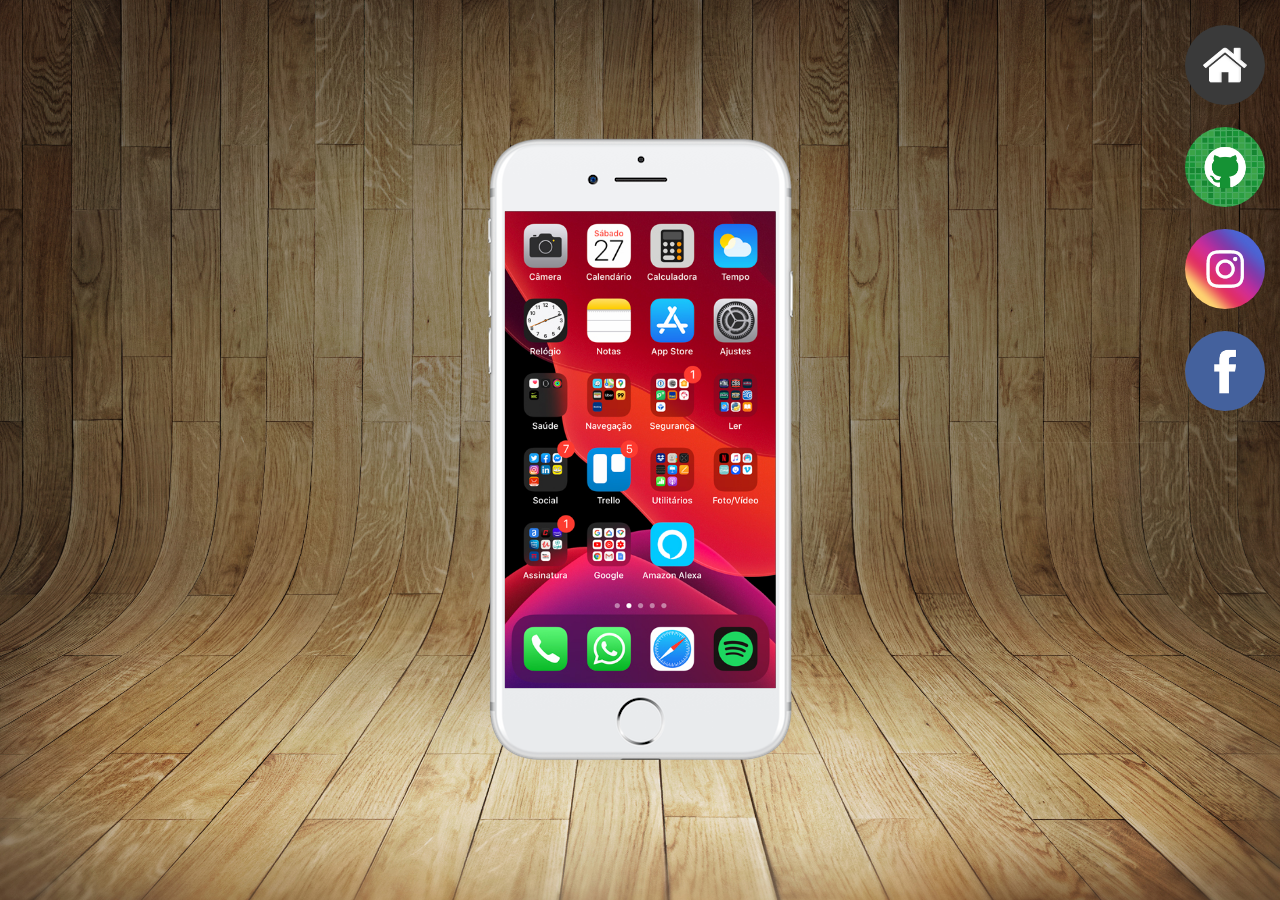
<file: index.html>
<!DOCTYPE html>
<html lang="pt-BR">
<head>
    <meta charset="UTF-8">
    <meta http-equiv="X-UA-Compatible" content="IE=edge">
    <meta name="viewport" content="width=device-width, initial-scale=1.0">
    <title>Document</title>
    <link rel="stylesheet" href="fonts/style.css">
    <link rel="shortcut icon" href="imagens/favicon/favicon.ico" type="image/x-icon">
</head>
<body class="grid">
    <!-- cabeçalho -->
    <header class="cabecalho">
        <nav>
            <ul class="lista-nav" type="none">
                <li>
                    <a href="parciais/home.html" target="tela">
                        <img src="imagens/logo-home.jpg" alt="logo home" class="img-menu">
                    </a>
                </li>
                <li> 
                    <a href="parciais/github.html" target="tela">
                        <img src="imagens/logo-github.jpg" alt="logo github" class="img-menu">
                    </a>
                </li>
                <li> 
                    <a href="parciais/instagram.html" target="tela">
                        <img src="imagens/logo-instagram.jpg" alt="logo instagram" class="img-menu">
                    </a>
                </li>
                <li> 
                    <a href="parciais/facebook.html" target="tela">
                        <img src="imagens/logo-facebook.jpg" alt="logo facebook" class="img-menu">
                    </a>
                </li>
            </ul>
        </nav>
    </header>

    <!-- conteúdo -->
    <main class="conteudo">
            <div class="container-iframe">
                <iframe class="conteudo-iframe" src="parciais/home.html" name="tela" frameborder="0">
                    <p>Seu navegador não é compatível com este conteúdo</p>
                </iframe>
                <img class="img-frame" src="imagens/frame-iphone.png" alt="imagem de um telefone">
            </div>
    </main>   
</body>
</html>
</file>
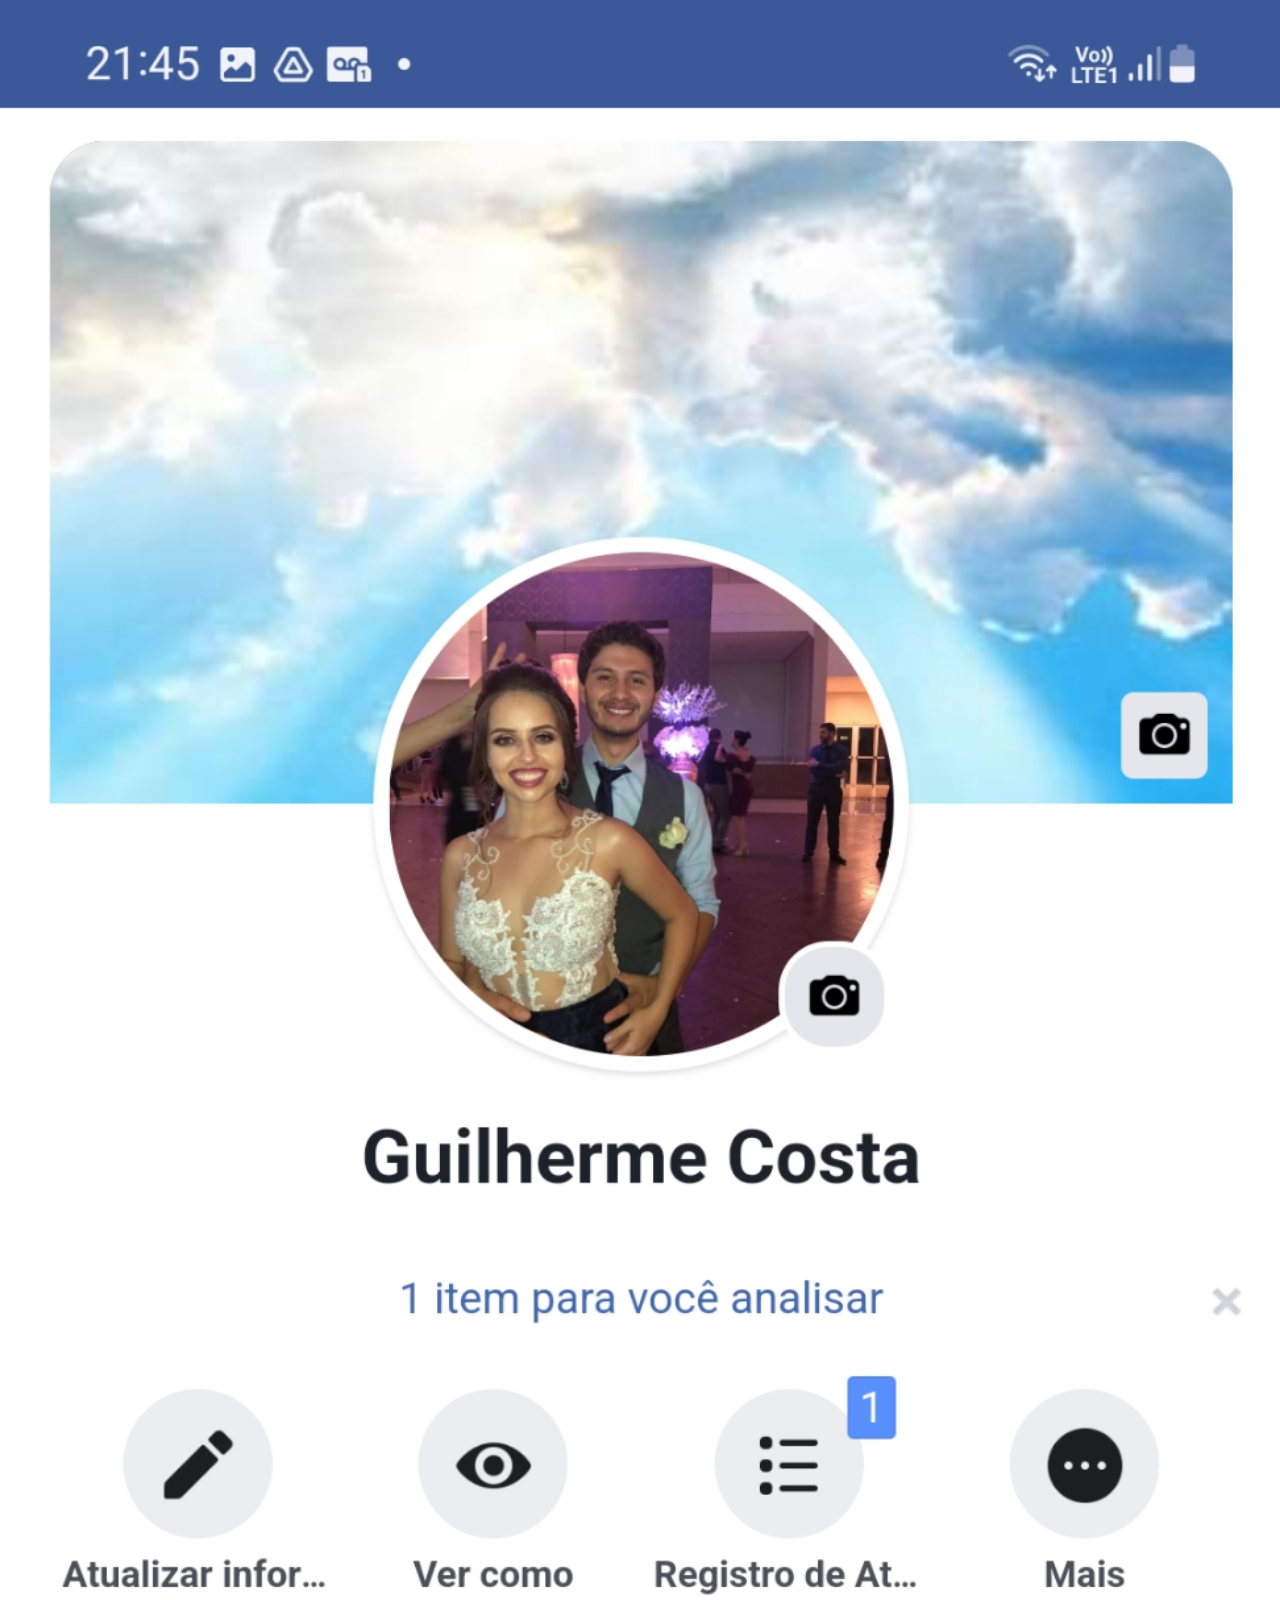
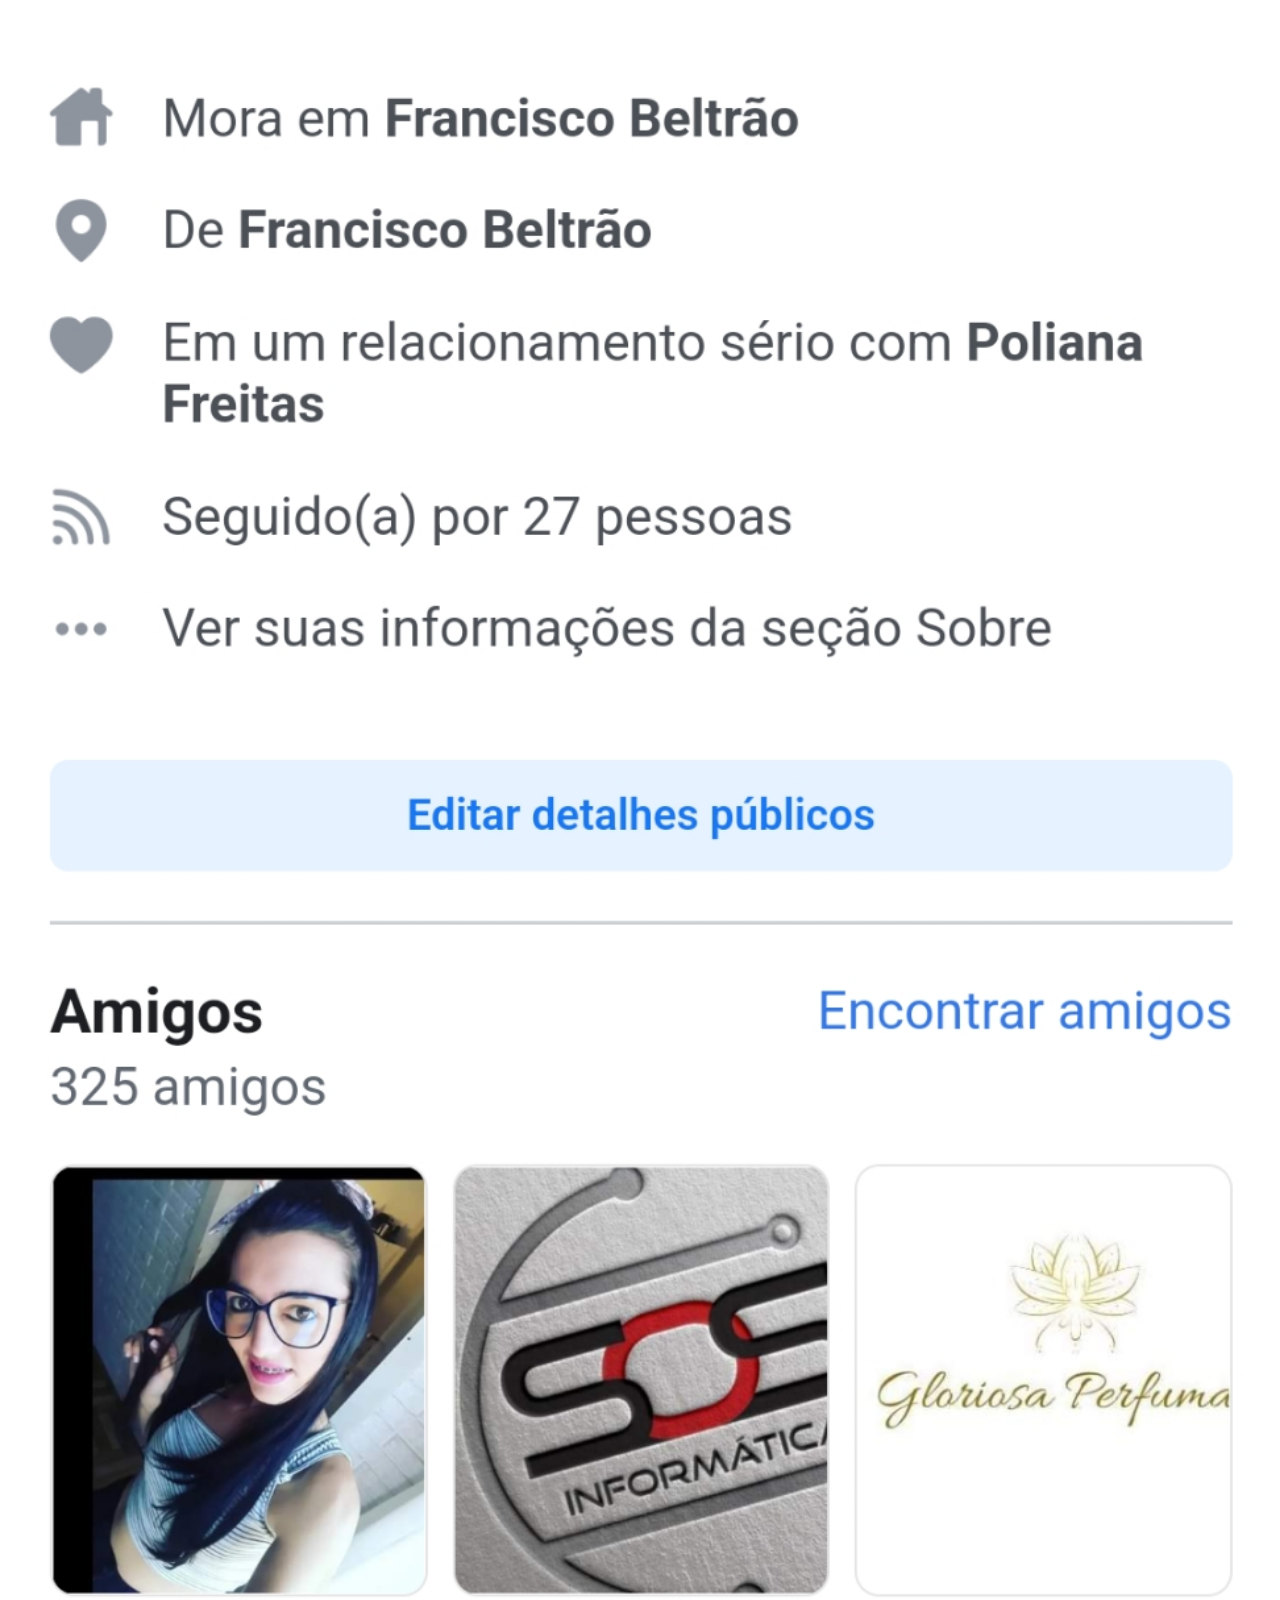
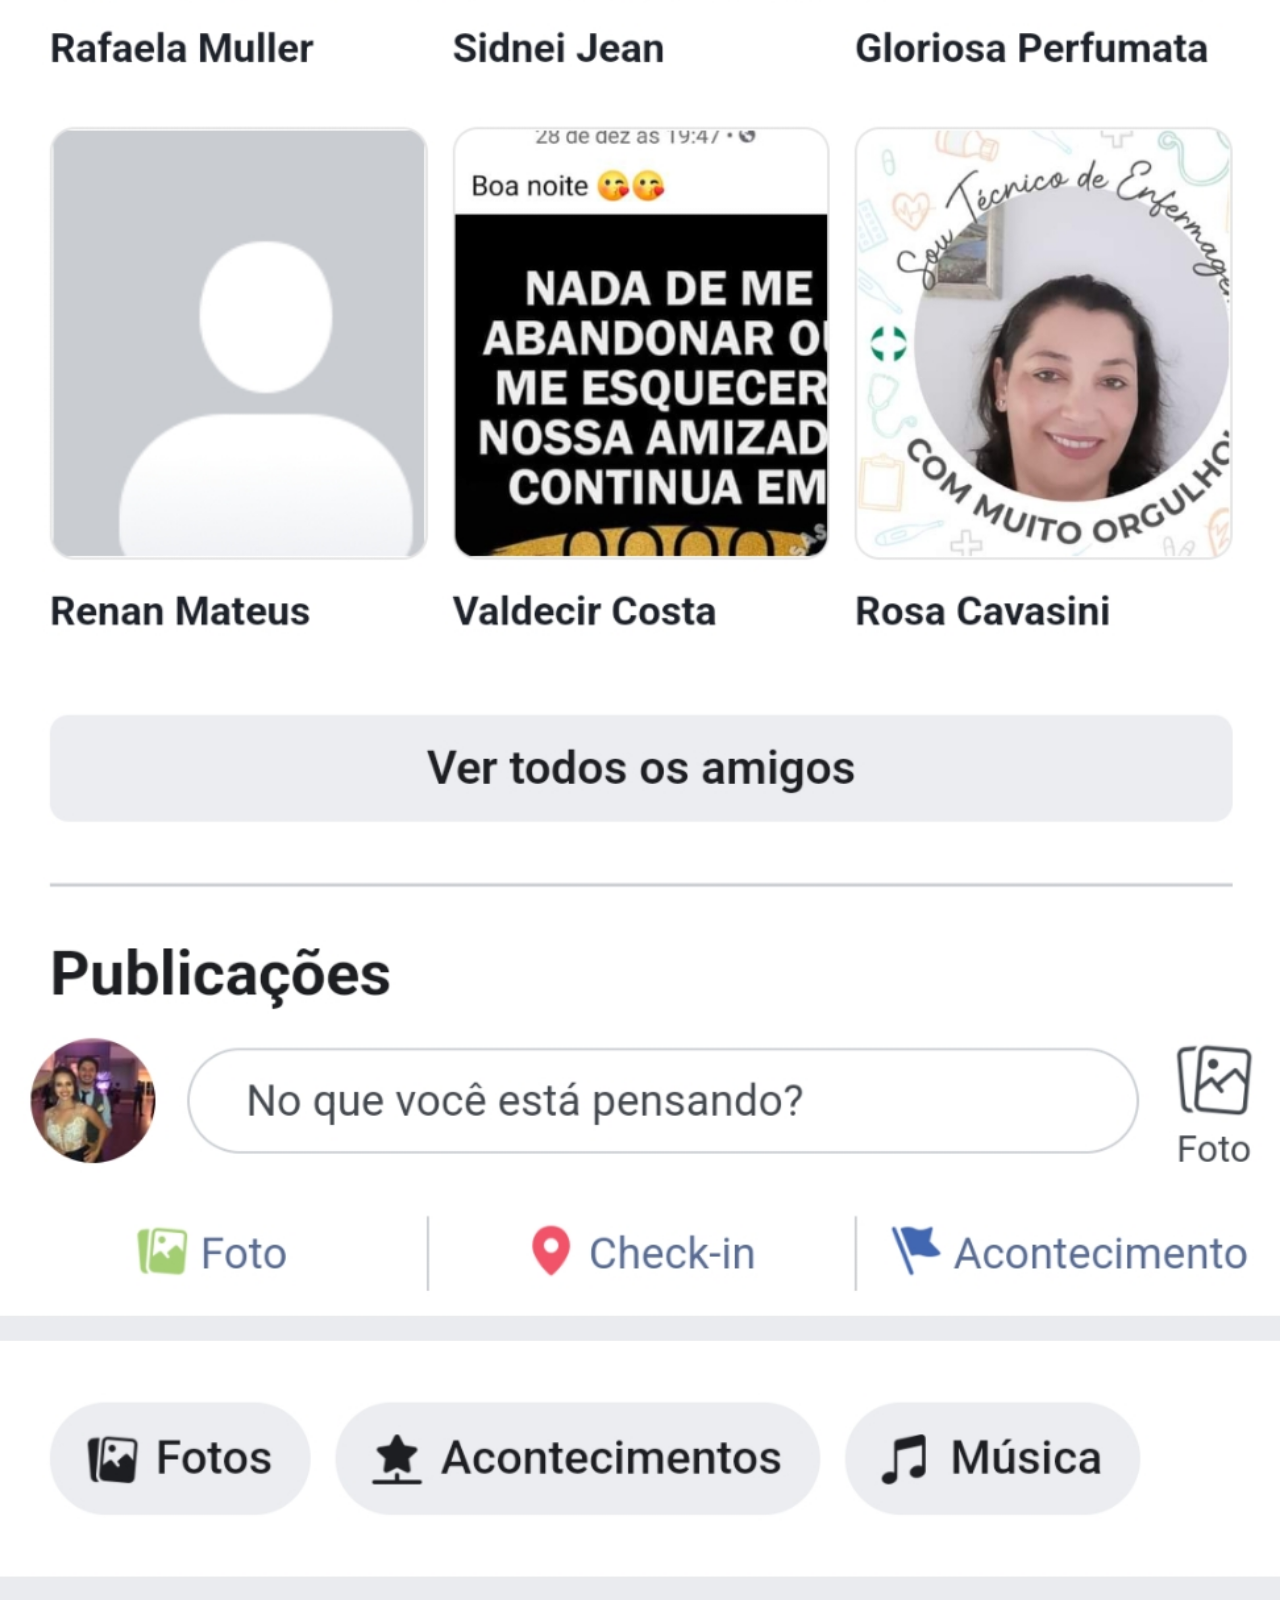
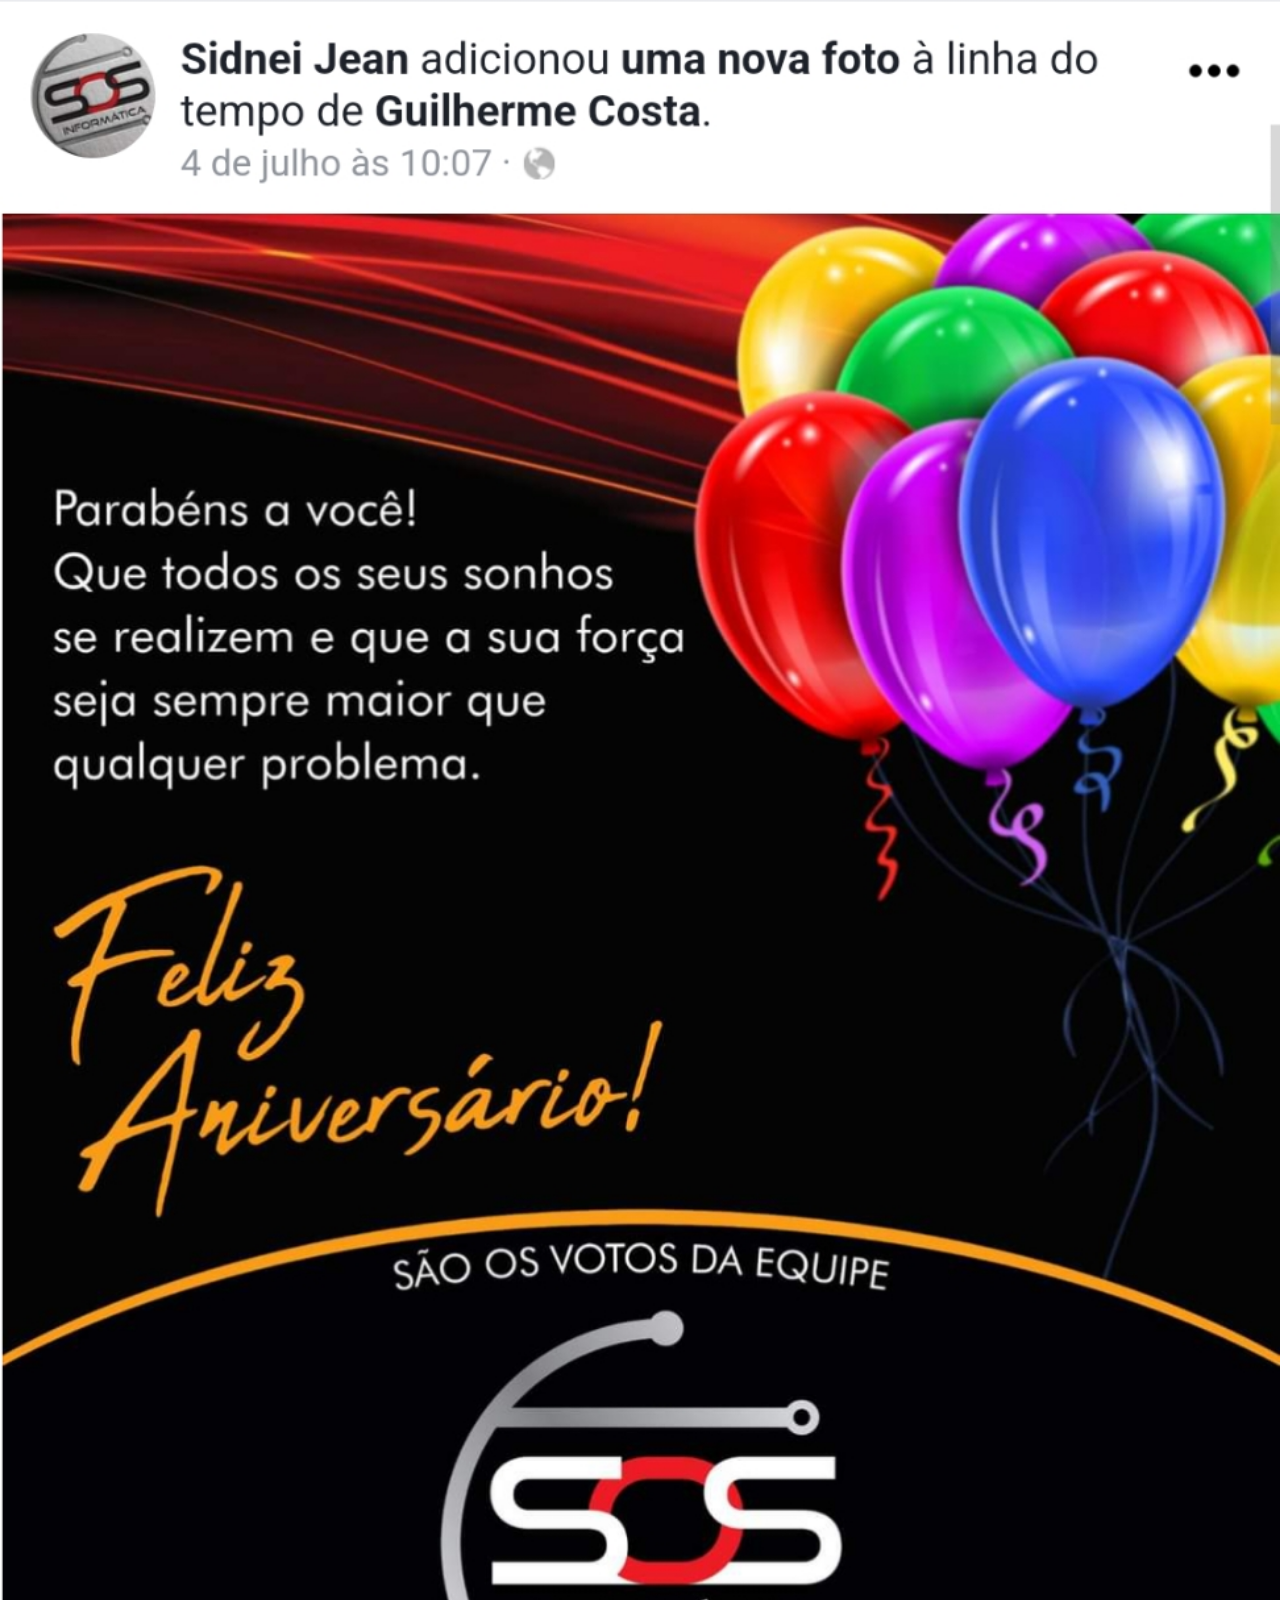
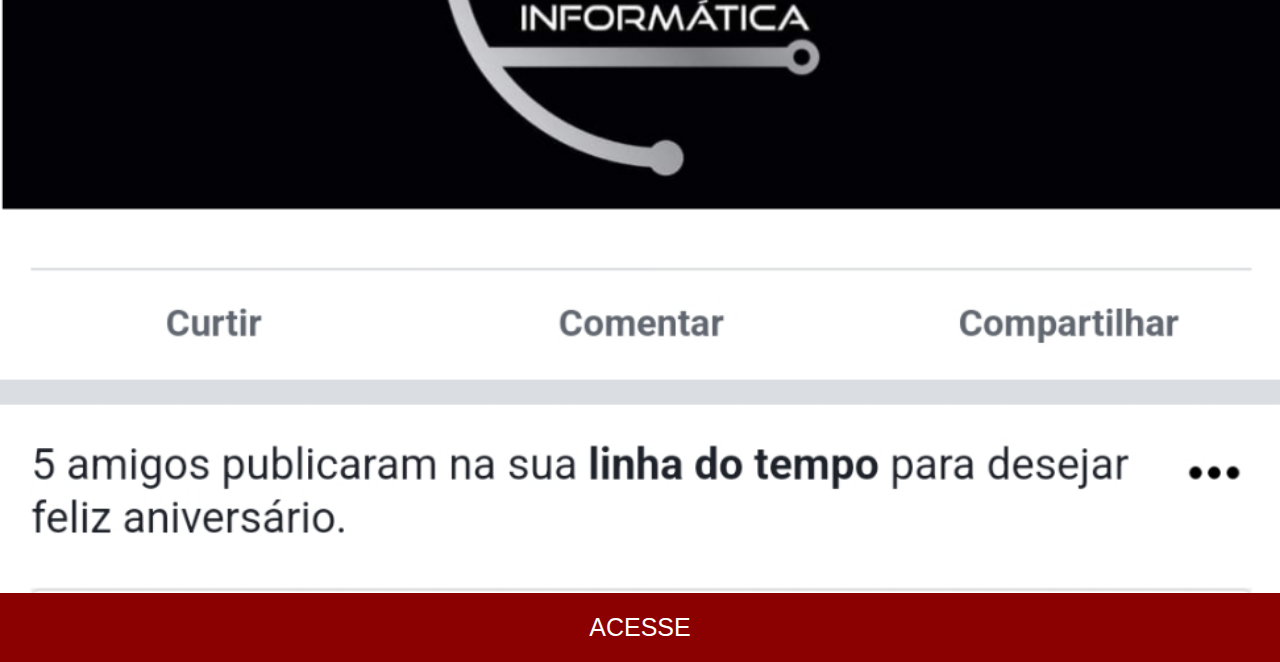
<file: parciais/facebook.html>
<!DOCTYPE html>
<html lang="pt-BR">
<head>
    <meta charset="UTF-8">
    <meta http-equiv="X-UA-Compatible" content="IE=edge">
    <meta name="viewport" content="width=device-width, initial-scale=1.0">
    <title>Facebook</title>
    <link rel="stylesheet" href="../fonts/social.css">
</head>
<body>
    <img src="../imagens/tela-facebook.jpg" alt="tela facebook">
    <a href="https://www.facebook.com/guilhermecosta192/" target="_blank">ACESSE</a>
</body>
</html>
</file>
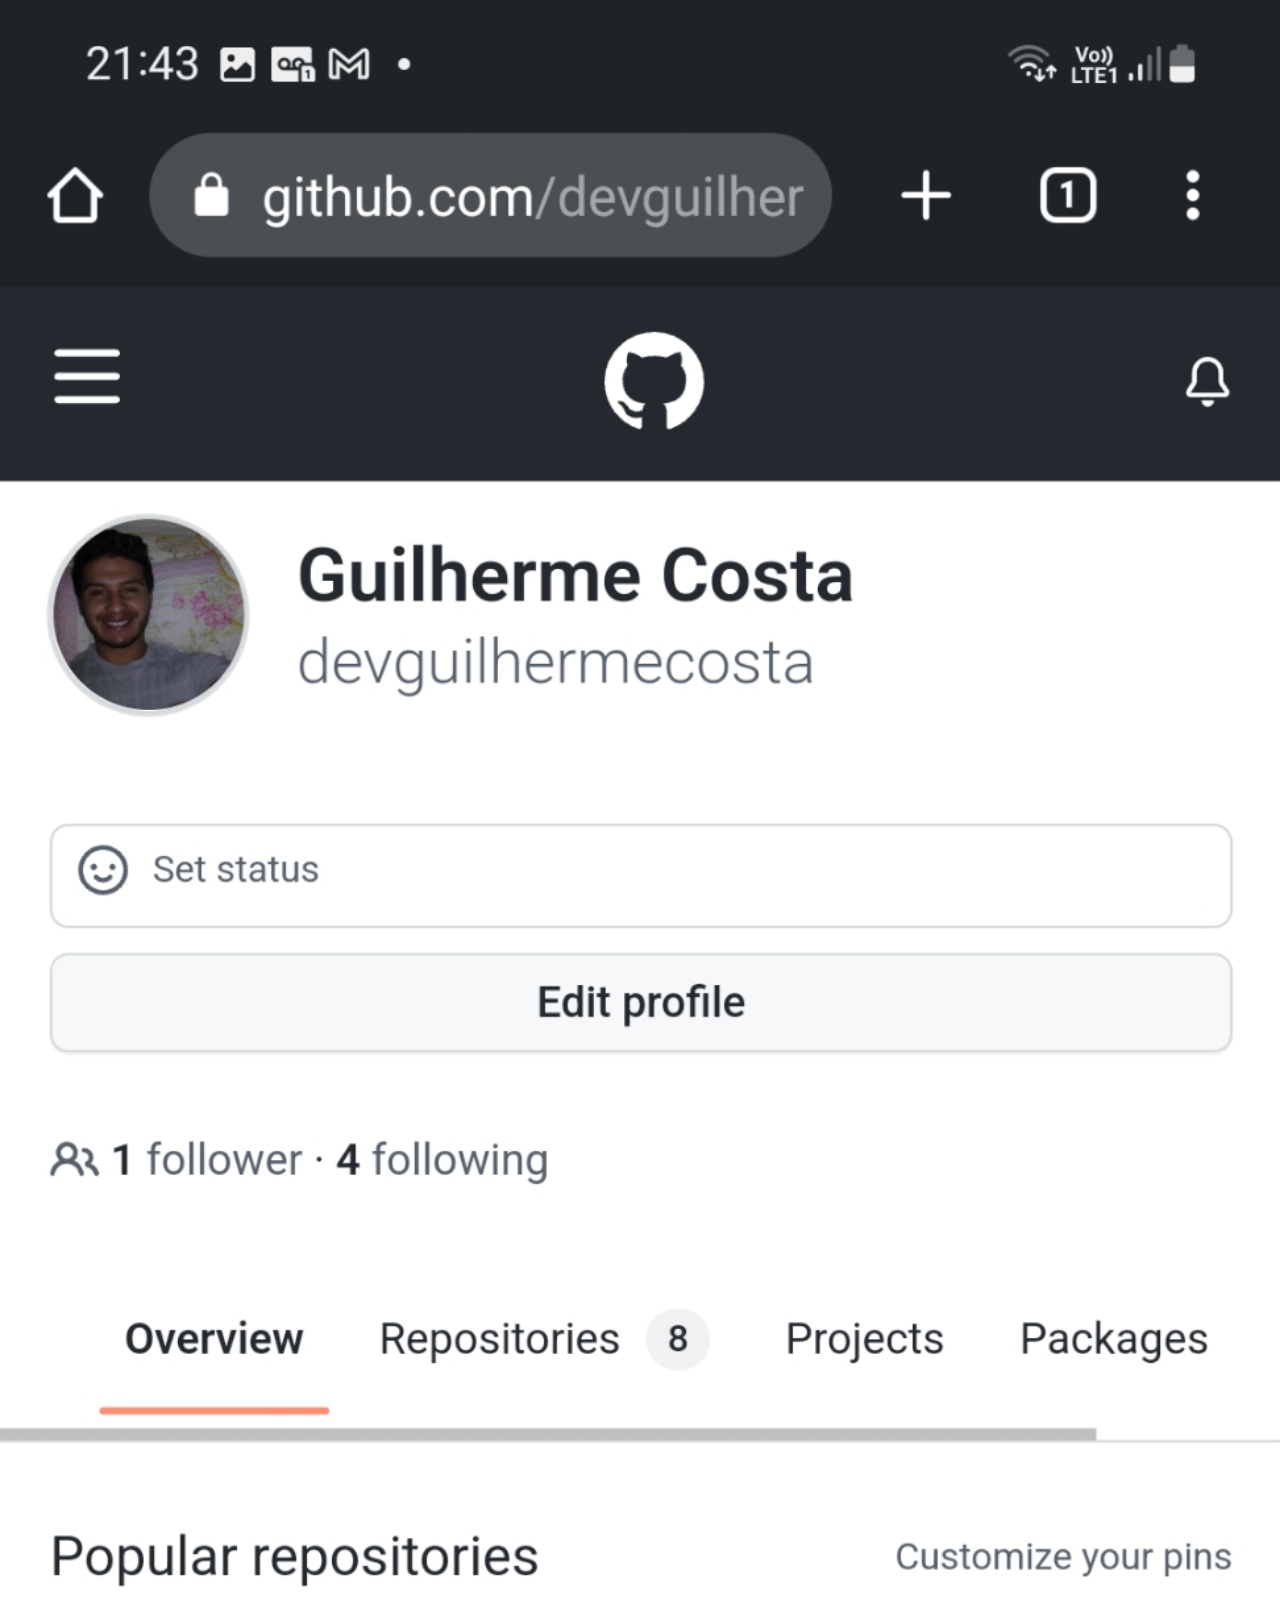
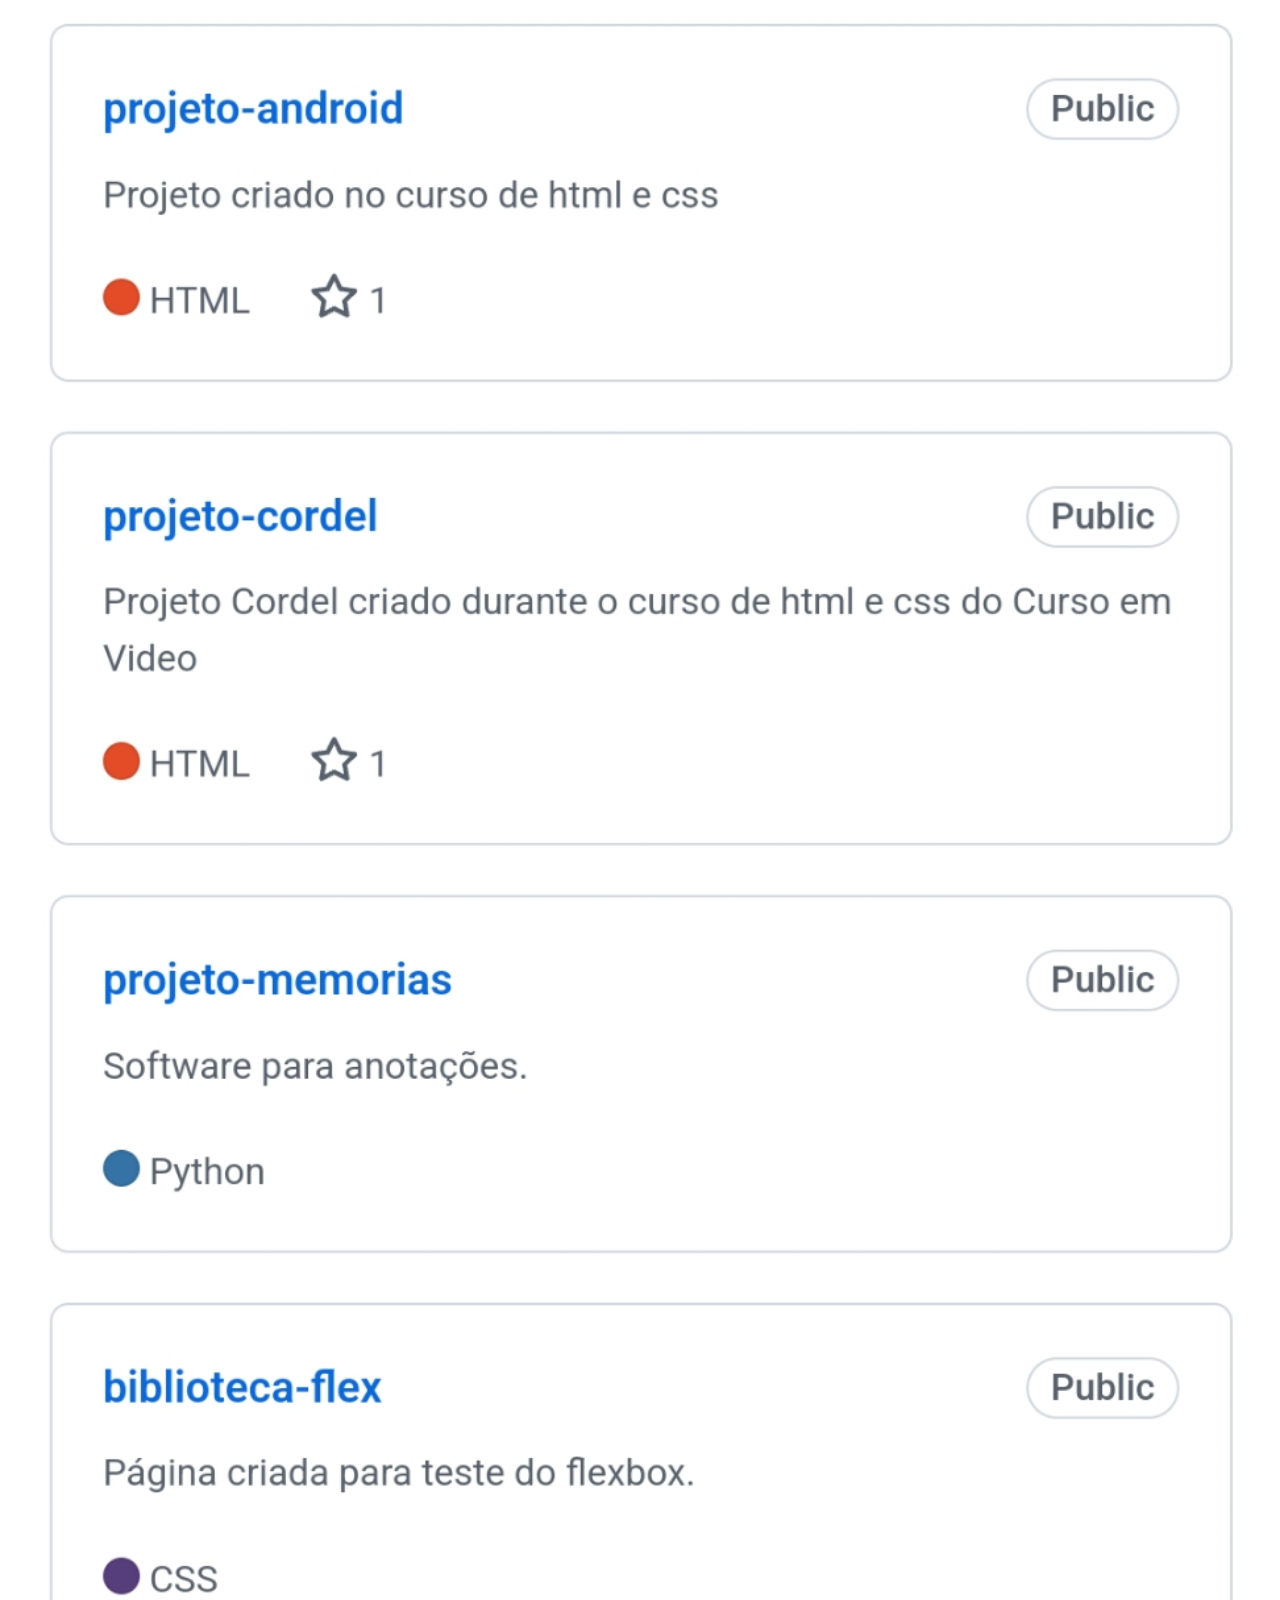
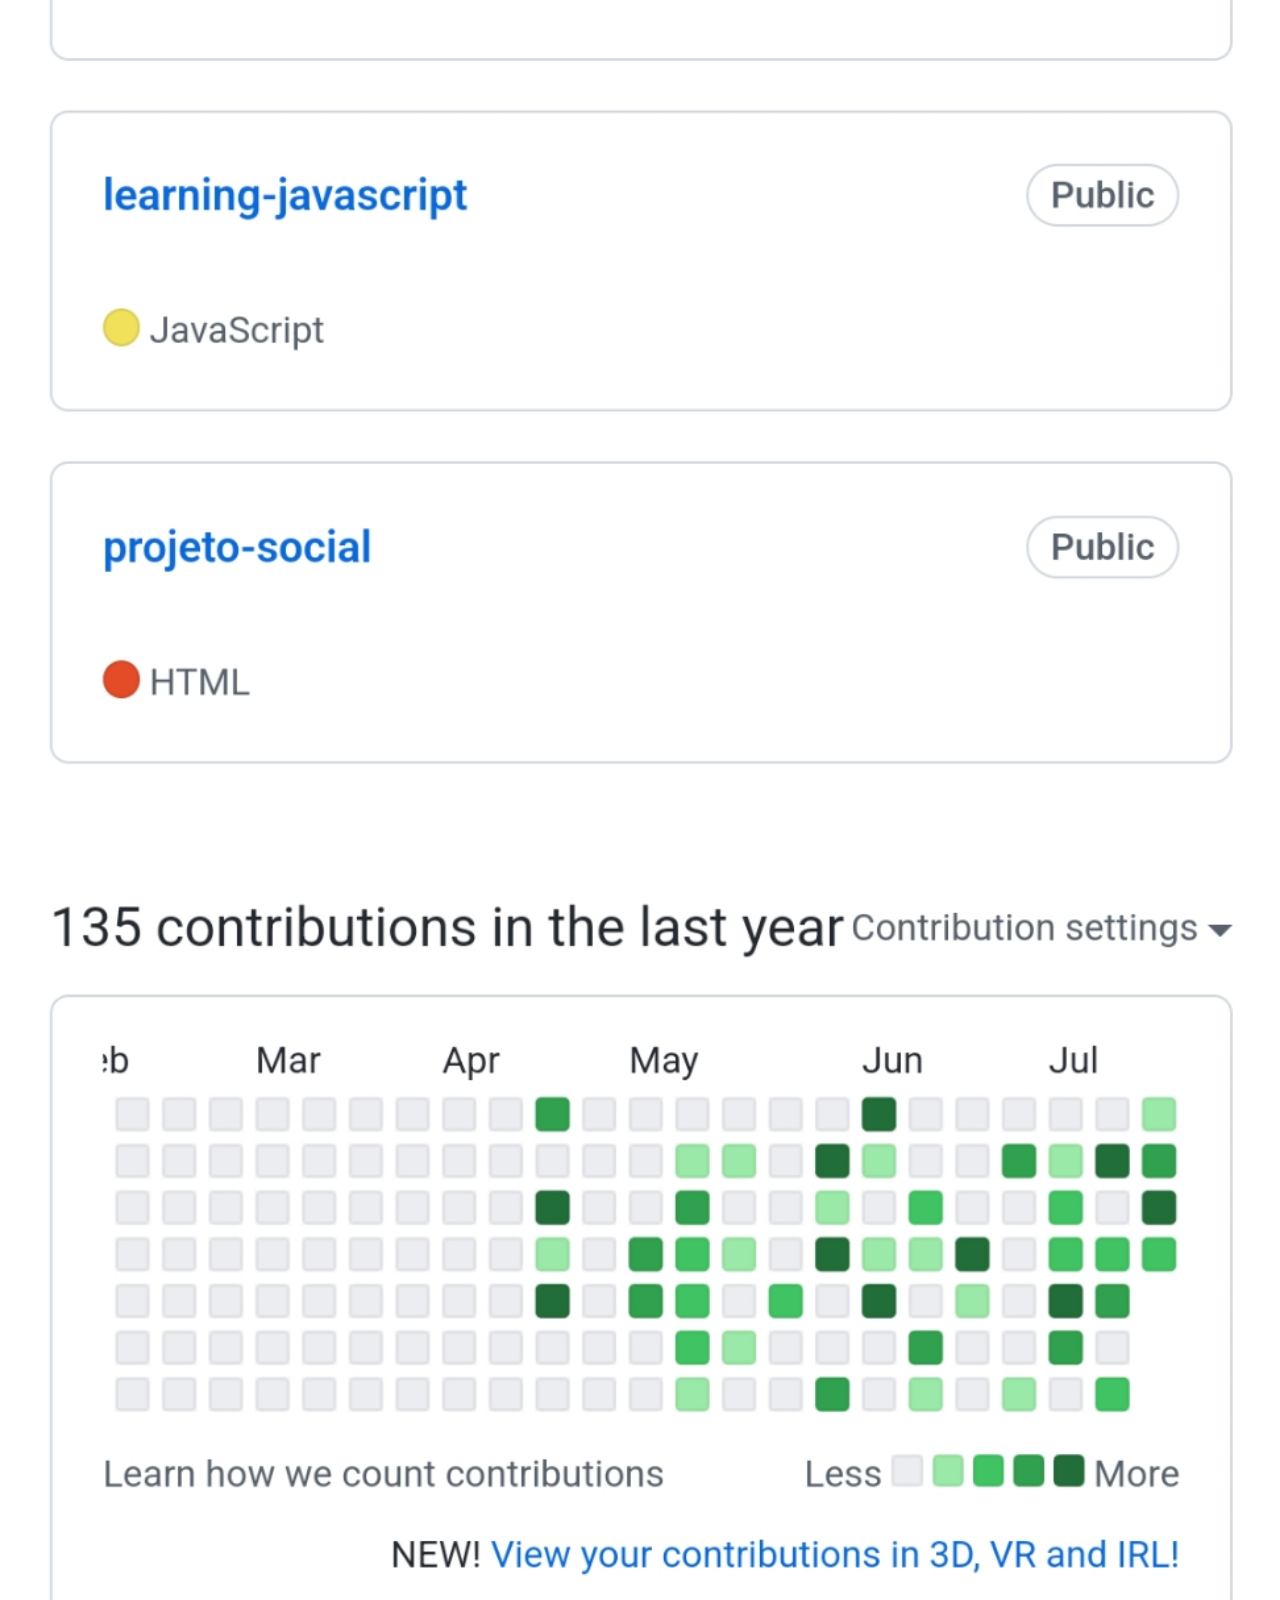
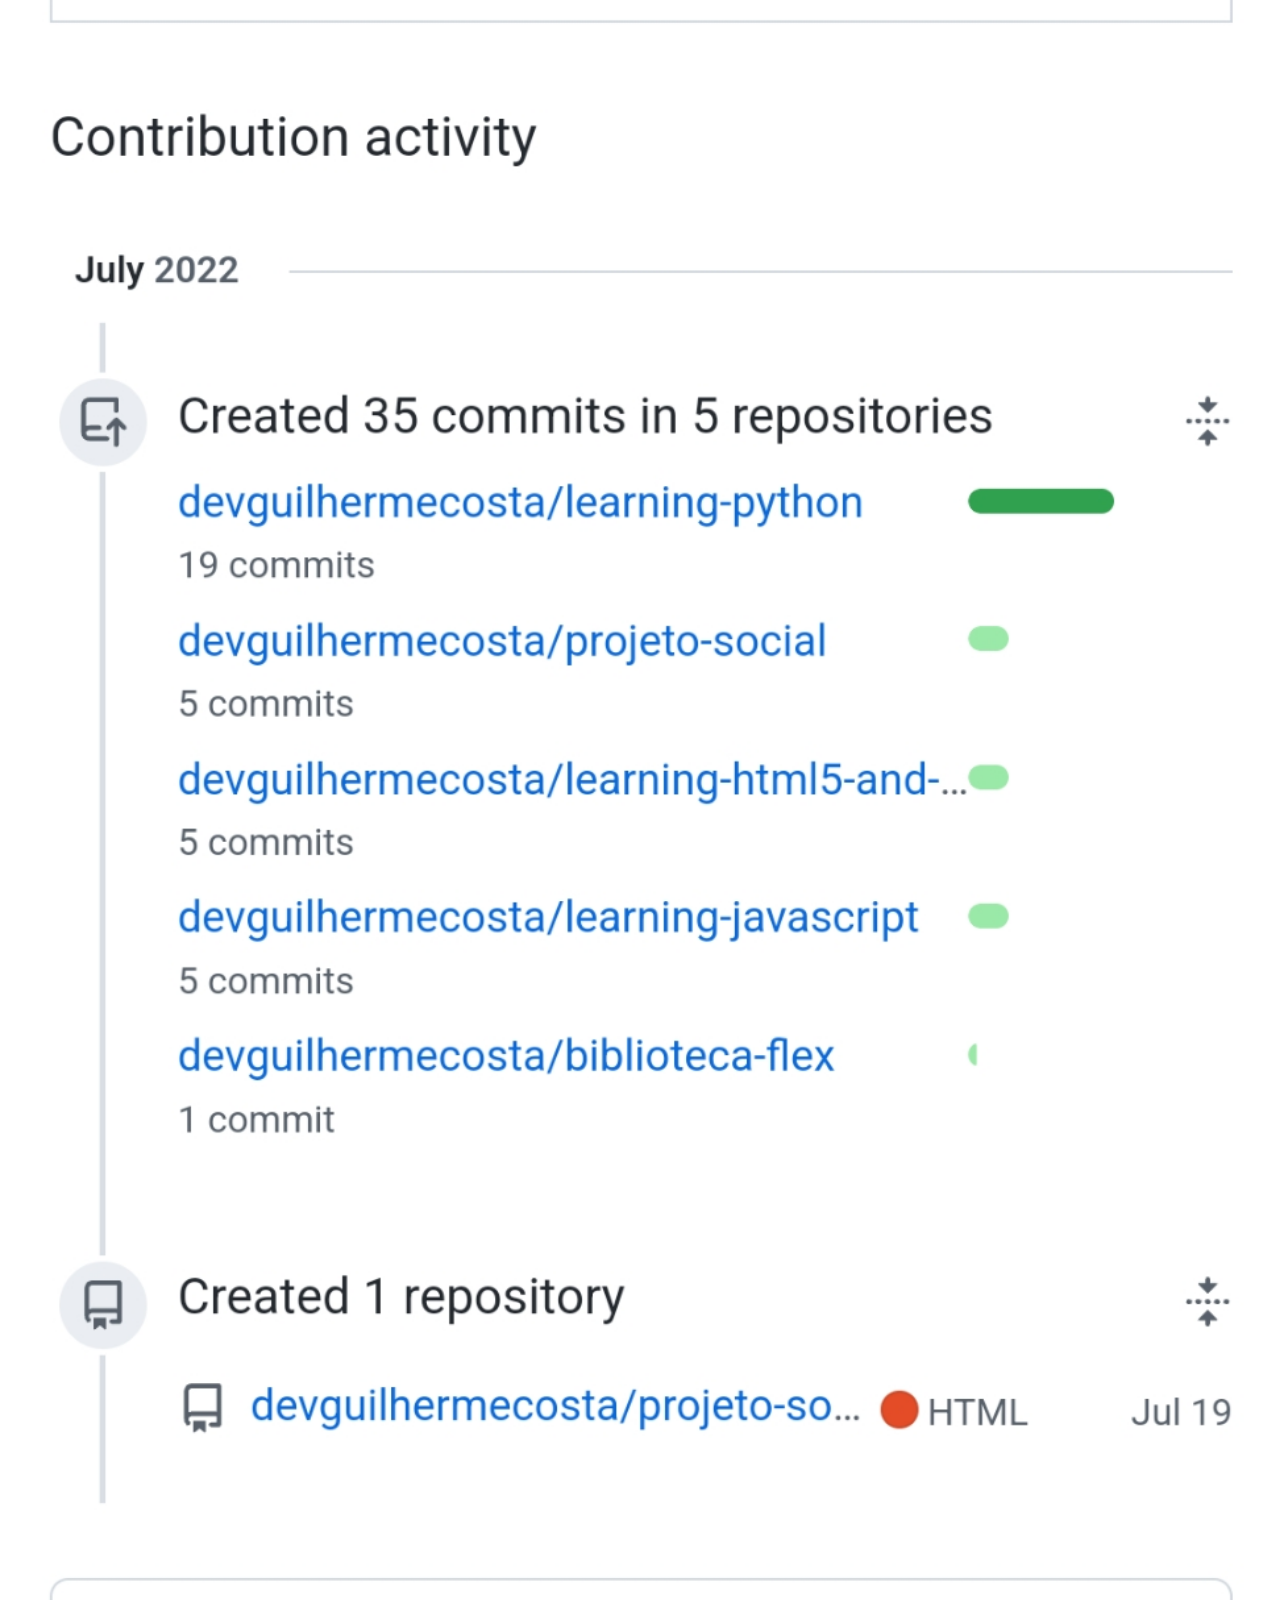
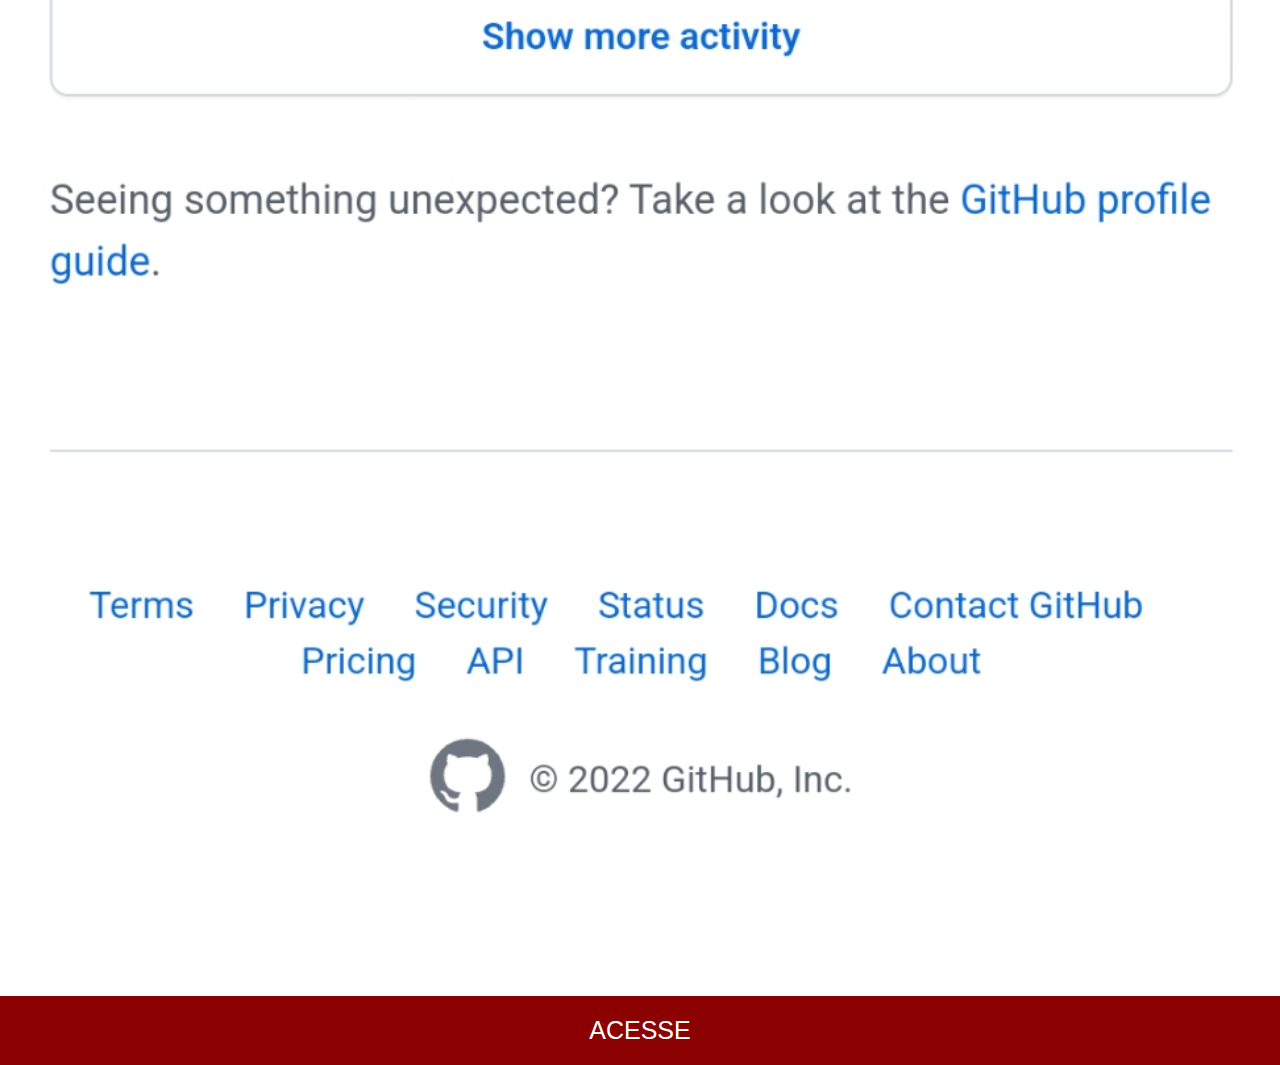
<file: parciais/github.html>
<!DOCTYPE html>
<html lang="pt-BR">
<head>
    <meta charset="UTF-8">
    <meta http-equiv="X-UA-Compatible" content="IE=edge">
    <meta name="viewport" content="width=], initial-scale=1.0">
    <title>Github</title>
    <link rel="stylesheet" href="../fonts/social.css">
</head>
<body>
    <img src="../imagens/tela-github.jpg" alt="tela do Github">
    <a href="https://github.com/devguilhermecosta" target="_blank">ACESSE</a>
</body>
</html>
</file>
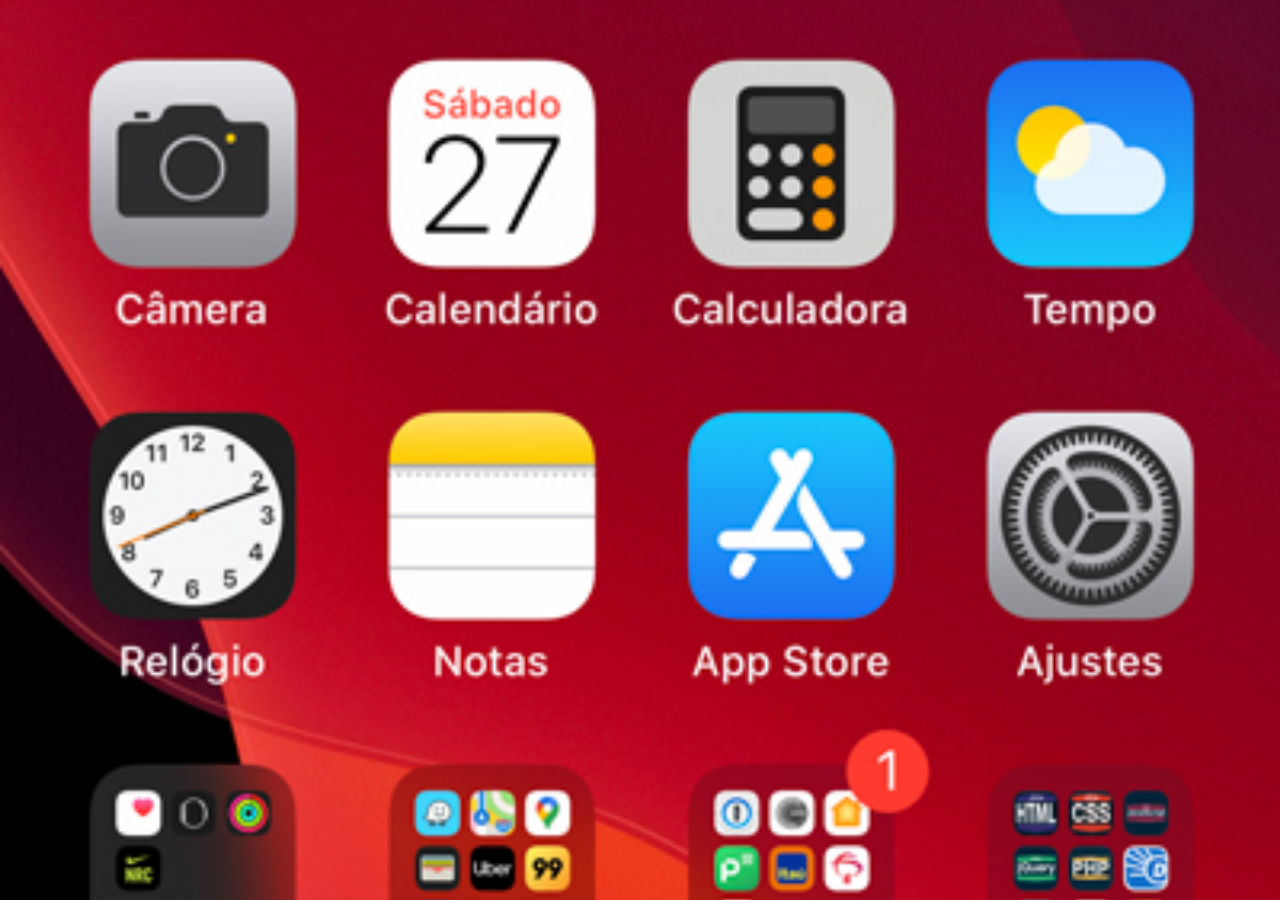
<file: parciais/home.html>
<!DOCTYPE html>
<html lang="pt-BR">
<head>
    <meta charset="UTF-8">
    <meta http-equiv="X-UA-Compatible" content="IE=edge">
    <meta name="viewport" content="width=], initial-scale=1.0">
    <title>Home</title>
    <style>
        * {
            margin: 0;
            padding: 0;
        }

        html, body {
            width: 100vw;
            height: 100vh;
        }
        
        body {
            background-color: black;
            background-image: url('../imagens/tela-home.jpg');
            background-repeat: no-repeat;
            background-attachment: fixed;
            background-size: cover;
            background-position: top center;
        }

    </style>
</head>
<body>
    
</body>
</html>
</file>
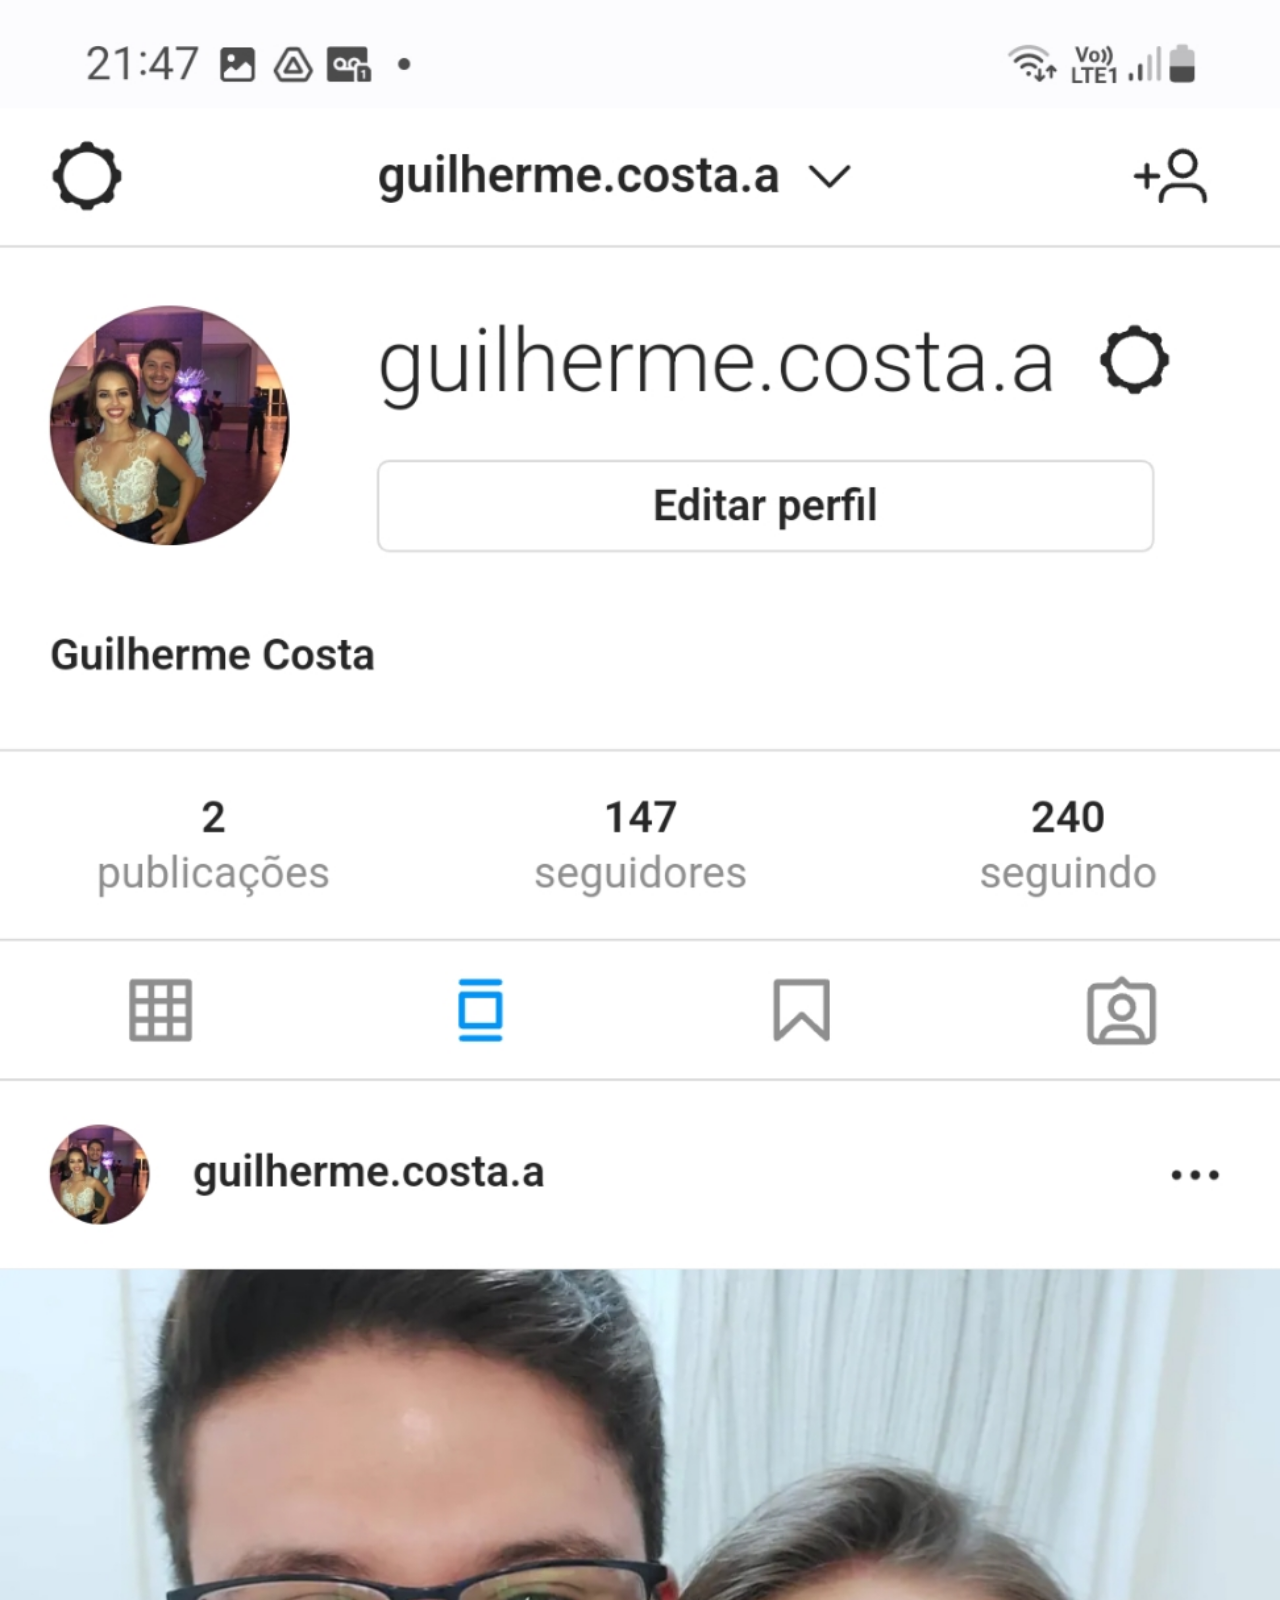
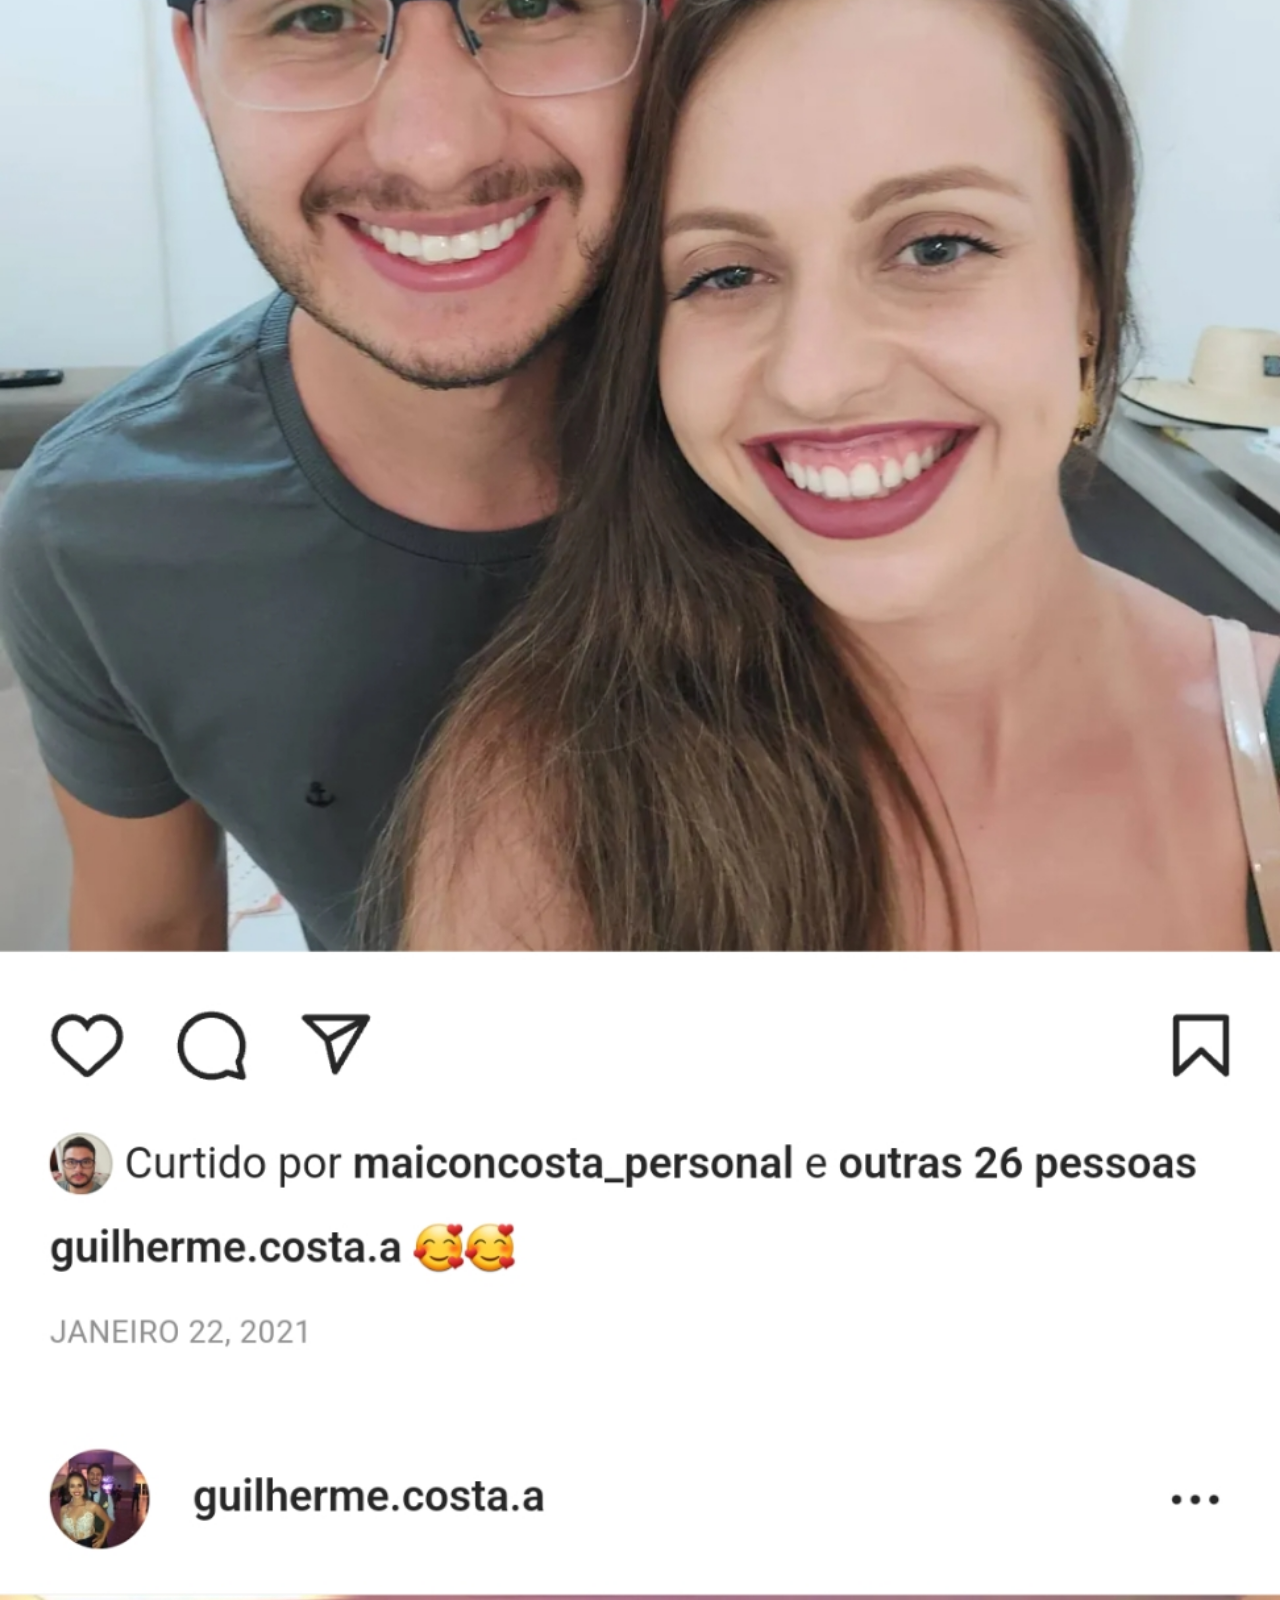
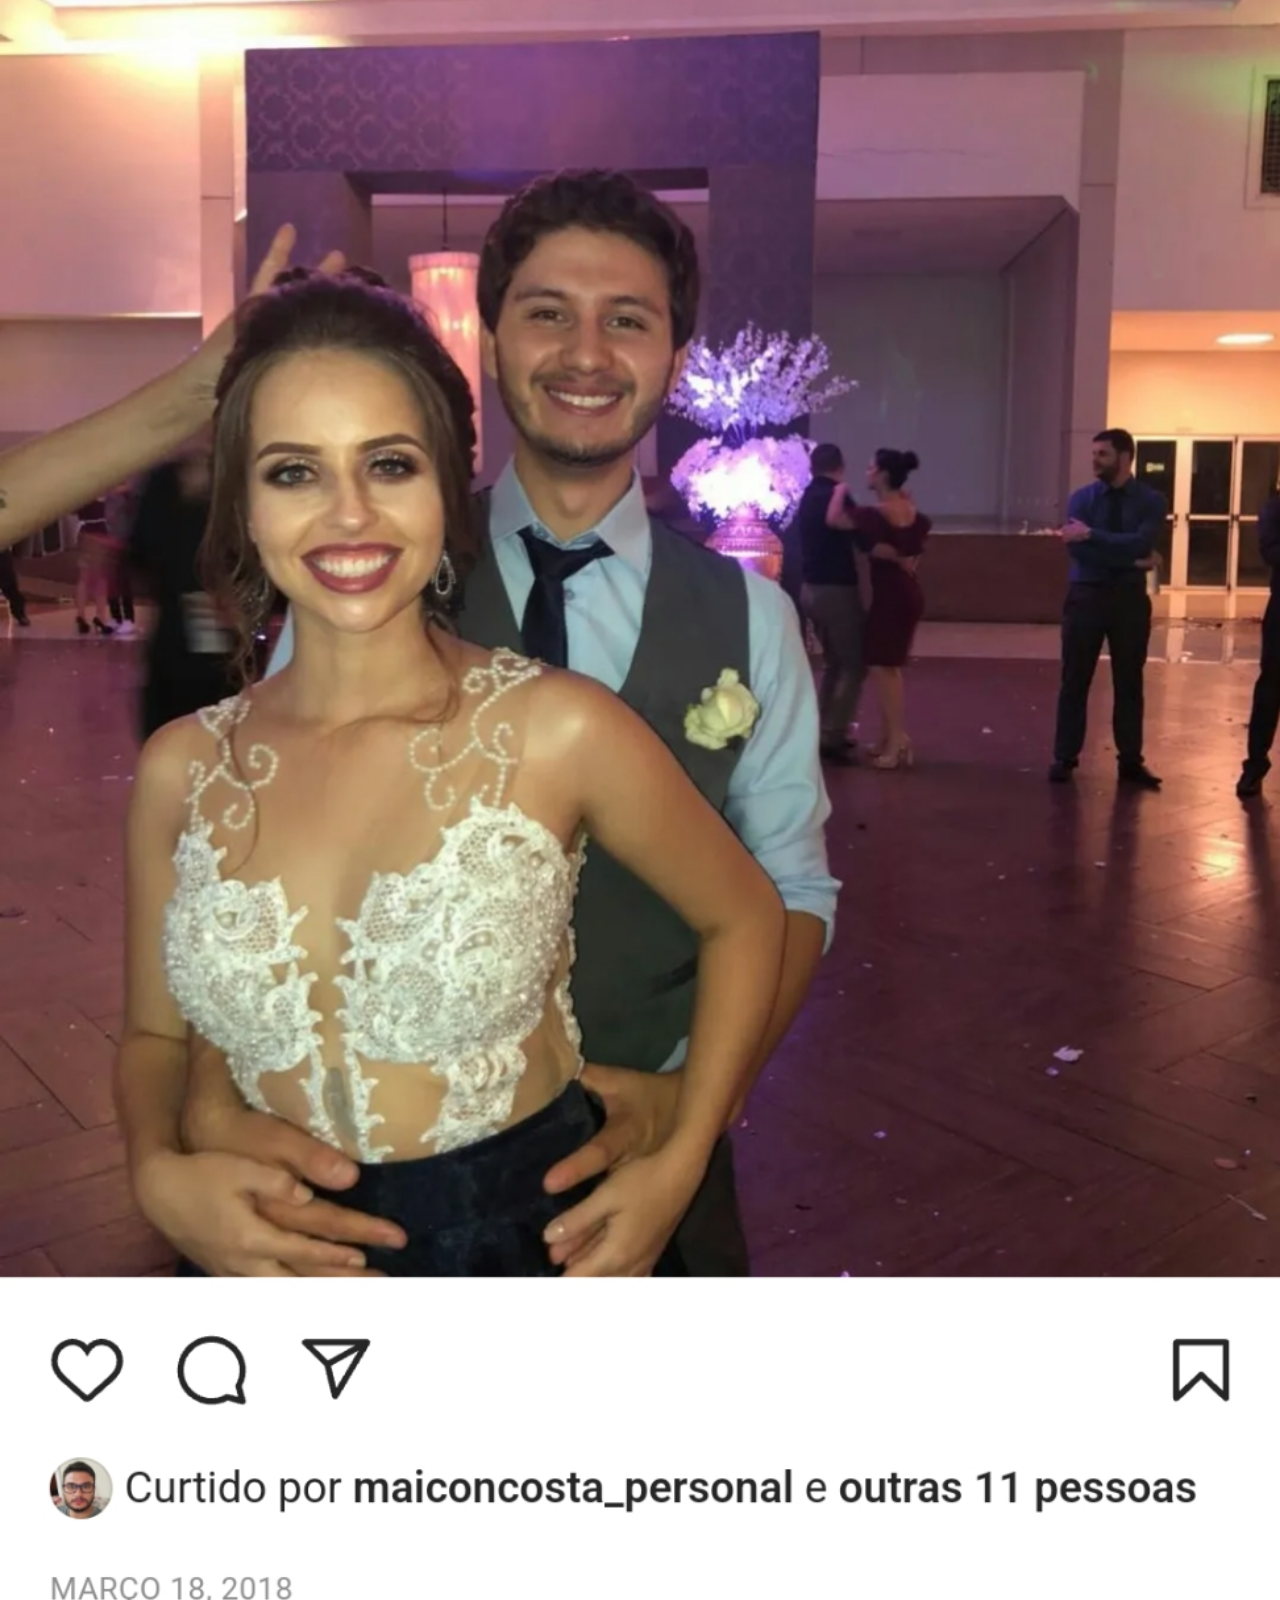
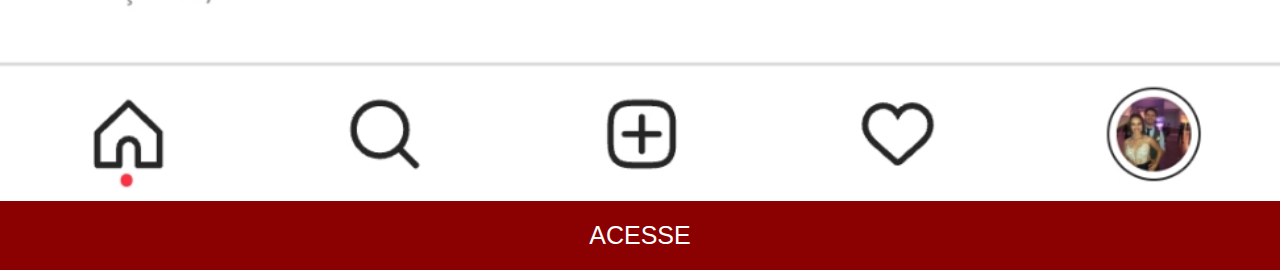
<file: parciais/instagram.html>
<!DOCTYPE html>
<html lang="pt-BR">
<head>
    <meta charset="UTF-8">
    <meta http-equiv="X-UA-Compatible" content="IE=edge">
    <meta name="viewport" content="width=device-width, initial-scale=1.0">
    <title>Instagram</title>
    <link rel="stylesheet" href="../fonts/social.css">
</head>
<body>
    <img src="../imagens/tela-instagram.jpg" alt="tela instagram">
    <a href="https://www.instagram.com/guilherme.costa.a/">ACESSE</a>
</body>
</html>
</file>
<file: fonts/style.css>
@charset "UTF-8";

* {
    margin: 0;
    padding: 0;
    box-sizing: border-box;
}

html {
    font-size: 62.5%;
}

.grid {
    display: grid;
    grid-template-columns: 85% 1fr;
    grid-template-rows: auto;
    grid-template-areas:
    "conteudo cabecalho";
    background-image: url('../imagens/fundo-madeira.jpg');
    background-repeat: no-repeat;
    background-position: top center;
    background-size: cover;
    background-attachment: fixed;
}

.cabecalho {
    grid-area: cabecalho;
    height: 100vh;
    display: flex;
    justify-content: flex-end;
    padding-top: 25px;
    padding-right: 15px;
    z-index: 1;
}

.conteudo {
    grid-area: conteudo;
    width: 100vw;
    height: 100vh;
    display: flex;
    flex-direction: column;
    justify-content: center;
    align-items: center;
}

.img-frame {
    min-width: 100px;
    max-width: 35vh;
    max-height: auto;
}

.lista-nav {
    display: flex;
    flex-direction: column;
    gap: 20px;
}

.img-menu {
    width: 80px;
    border-radius: 50%;
    transition: all 100ms ease-in-out;
}

.img-menu:hover {
    transform: scale(1.2);
}

.container-iframe{
    position: relative;
}

.conteudo-iframe {
    display: inline;
    position: absolute;
    max-width: 87%;
    height: 75.9%;
    top: 50%;
    left: 50%;
    transform: translate(-50%, -50%);
}

.img-iframe {
    z-index: 1;
}

/* Adicionar media query para o frame do telefone e fazer o hover do img-menu em java script pata treinar*/

@media (min-width: 280px) and (max-width: 590px) {
    .img-menu {
        width: 10vw;
    }
}

@media (min-width: 591px) and (max-width: 1024px) {
    .img-menu {
        width: 8vw;
    }
}
</file>
<file: fonts/social.css>
@charset "UTF-8";

* {
    margin: 0;
    padding: 0;
    box-sizing: border-box;
}

::-webkit-scrollbar {
    width: 0;
    height: 0;
}

img {
    width: 100%;
    display: block;
}

a {
    display: block;
    background-color: darkred;
    color: white;
    width: 100%;
    text-align: center;
    font-family: Arial, Helvetica, sans-serif;
    font-size: 25px;
    text-decoration: none;
    padding: 20px;
}

a:hover {
    background-color: red;
}
</file>
